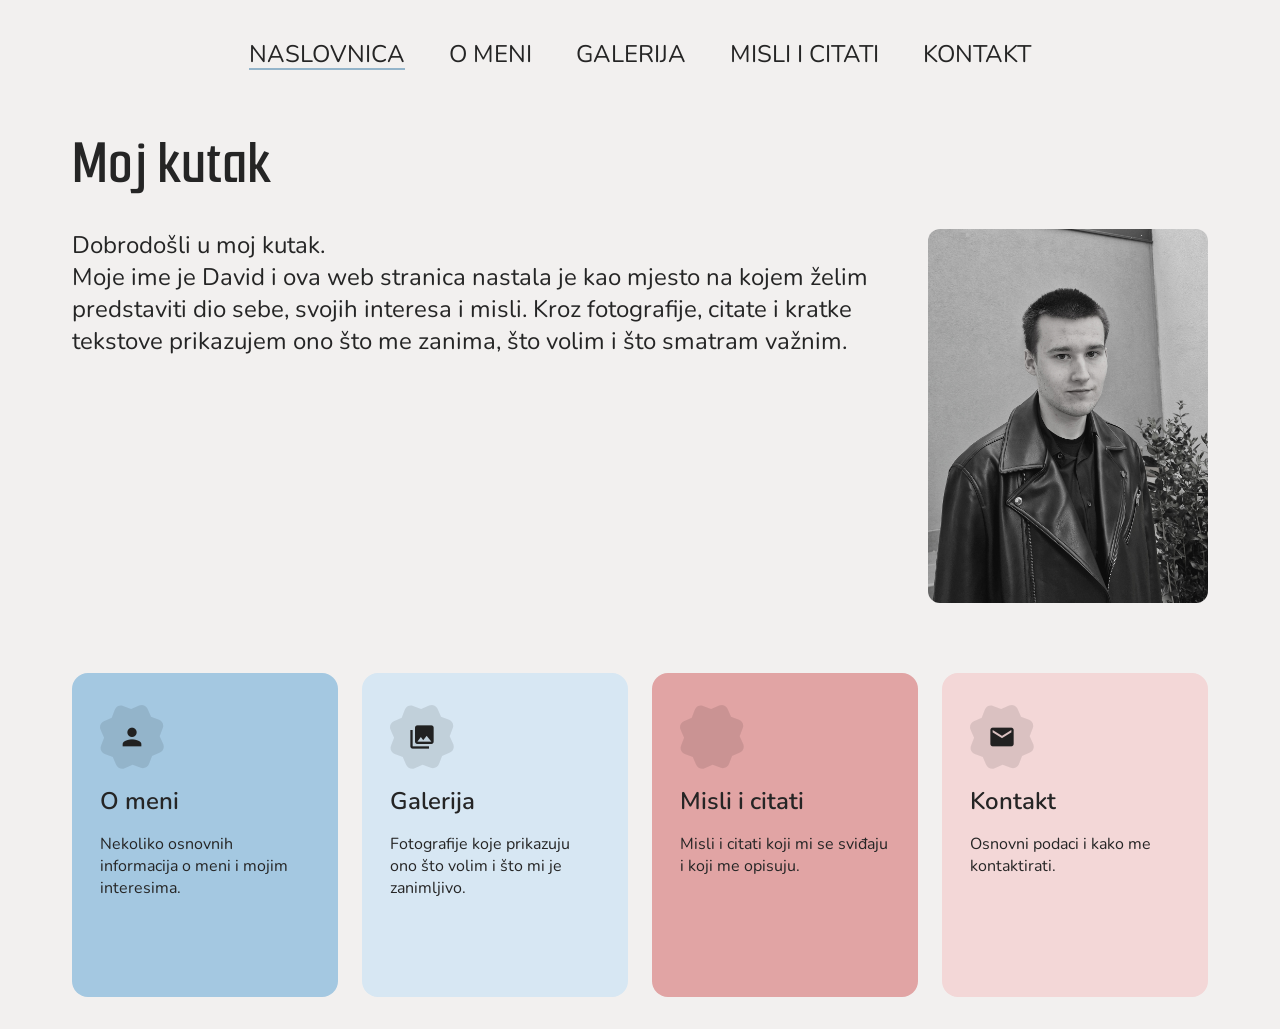
<file: index.html>
<!DOCTYPE html>
<html lang="hr">
<head>
    <meta charset="UTF-8">
    <meta name="viewport" content="width=device-width, initial-scale=1.0">

    <title>Moj kutak</title>

    <link rel="preconnect" href="https://fonts.googleapis.com">
    <link rel="preconnect" href="https://fonts.gstatic.com" crossorigin>
    <link href="https://fonts.googleapis.com/css2?family=Nunito:ital,wght@0,200..1000;1,200..1000&family=Smooch+Sans:wght@100..900&display=swap"
          rel="stylesheet">
    <link href="https://fonts.googleapis.com/icon?family=Material+Icons" rel="stylesheet">

    <link rel="stylesheet" href="style.css">
</head>
<body>
    <div class="nav">
        <div class="nav-links">
            <a href="index.html" class="aktivno">Naslovnica</a>
            <a href="o_meni.html">O meni</a>
            <a href="galerija.html">Galerija</a>
            <a href="misli_i_citati.html">Misli i citati</a>
            <a href="kontakt.html">Kontakt</a>
        </div>
    </div>

    <h1 class="uvodni-naslov">Moj kutak</h1>

    <div class="uvodna-sekcija">
        <div class="uvodna-sekcija-tekst">
            <p>
                Dobrodošli u moj kutak.<br>
                Moje ime je David i ova web stranica nastala je kao mjesto na
                kojem želim predstaviti dio sebe, svojih interesa i misli. Kroz
                fotografije, citate i kratke tekstove prikazujem ono što me zanima,
                što volim i što smatram važnim.
            </p>
        </div>
        <div class="uvodna-sekcija-slika">
            <img src="slike/david.jpg" alt="David">
        </div>
    </div>

    <div class="kartice">
        <a href="o_meni.html" class="kartica kartica-o-meni">
            <div class="kartica-ikona">
                <img src="slike/start-burst.svg" alt="">
                <span class="material-icons">person</span>
            </div>
            <h3>O meni</h3>
            <p>Nekoliko osnovnih informacija o meni i mojim interesima.</p>
        </a>
        <a href="galerija.html" class="kartica kartica-galerija">
            <div class="kartica-ikona">
                <img src="slike/start-burst.svg" alt="">
                <span class="material-icons">photo_library</span>
            </div>
            <h3>Galerija</h3>
            <p>Fotografije koje prikazuju ono što volim i što mi je zanimljivo.</p>
        </a>
        <a href="misli_i_citati.html" class="kartica kartica-misli">
            <div class="kartica-ikona">
                <img src="slike/start-burst.svg" alt="">
                <span class="material-icons">auto_stories</span>
            </div>
            <h3>Misli i citati</h3>
            <p>Misli i citati koji mi se sviđaju i koji me opisuju.</p>
        </a>
        <a href="kontakt.html" class="kartica kartica-kontakt">
            <div class="kartica-ikona">
                <img src="slike/start-burst.svg" alt="">
                <span class="material-icons">email</span>
            </div>
            <h3>Kontakt</h3>
            <p>Osnovni podaci i kako me kontaktirati.</p>
        </a>
    </div>
</body>
</html>
</file>
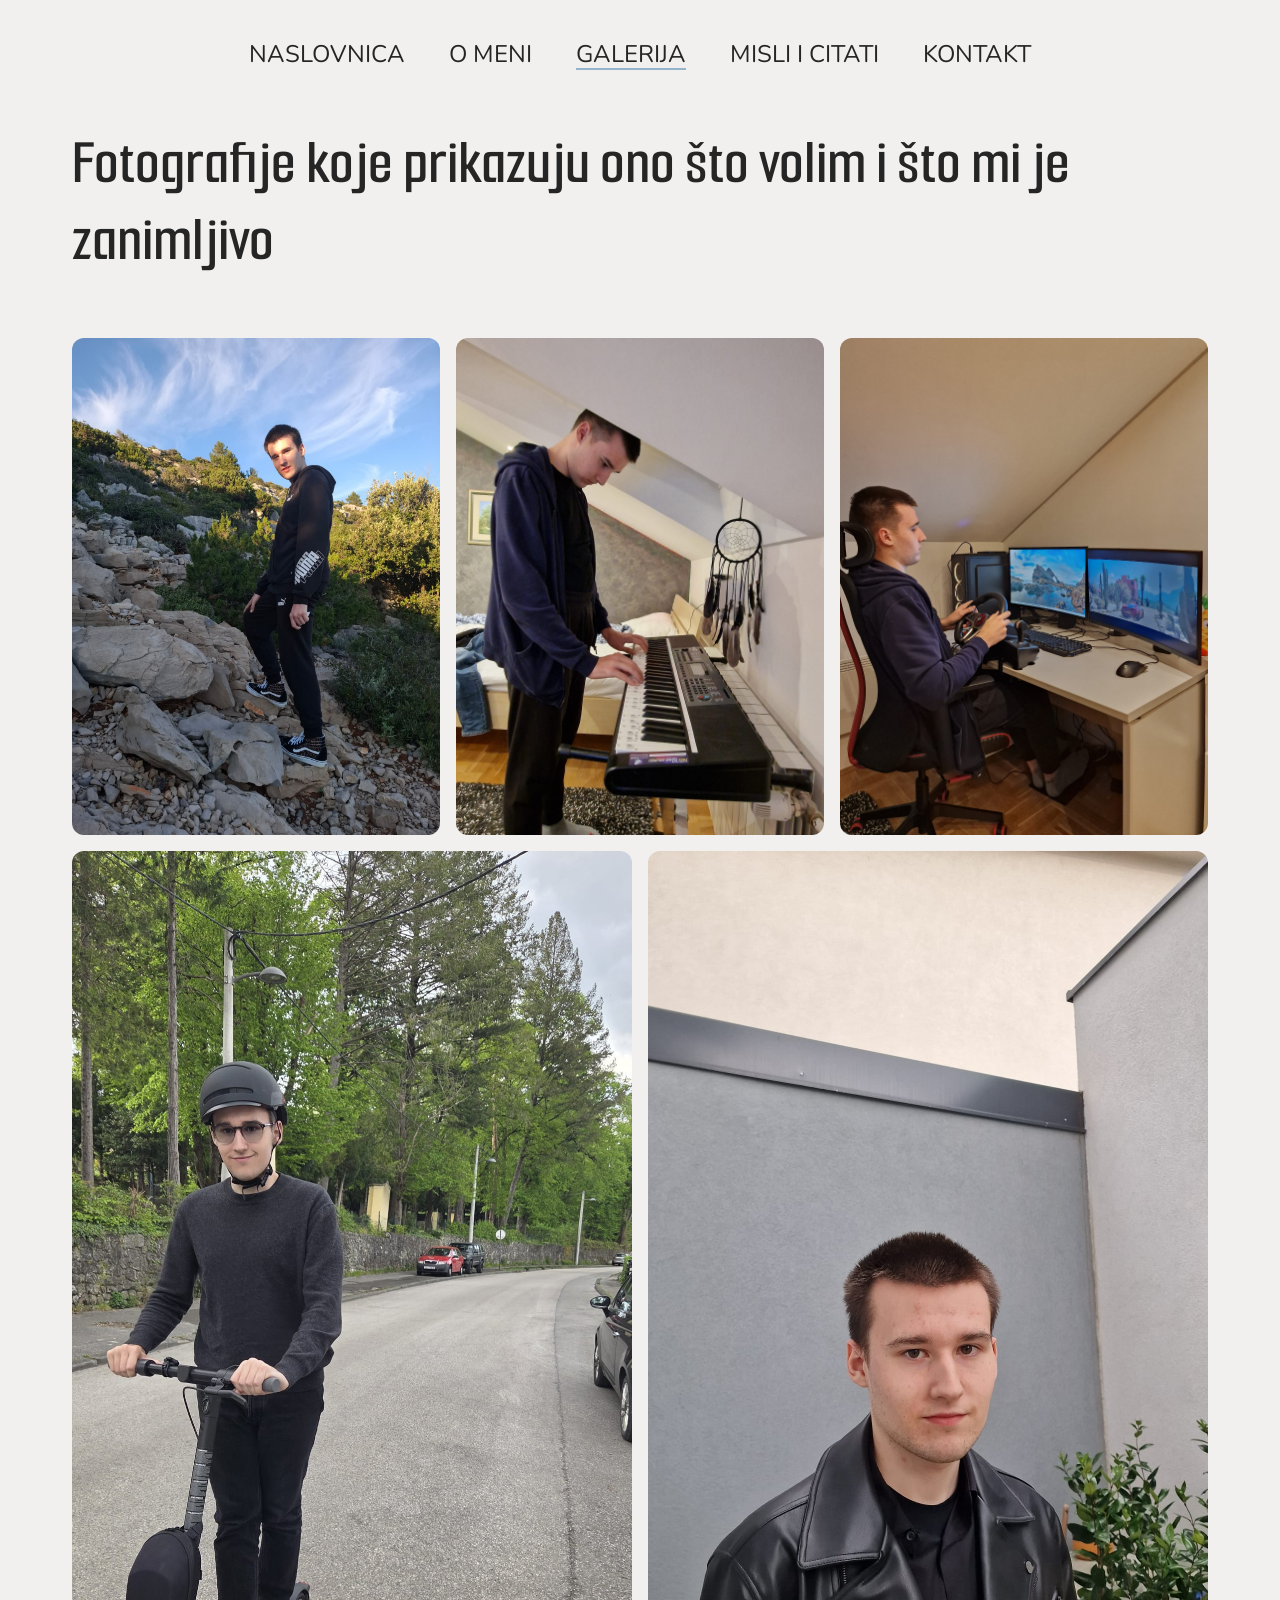
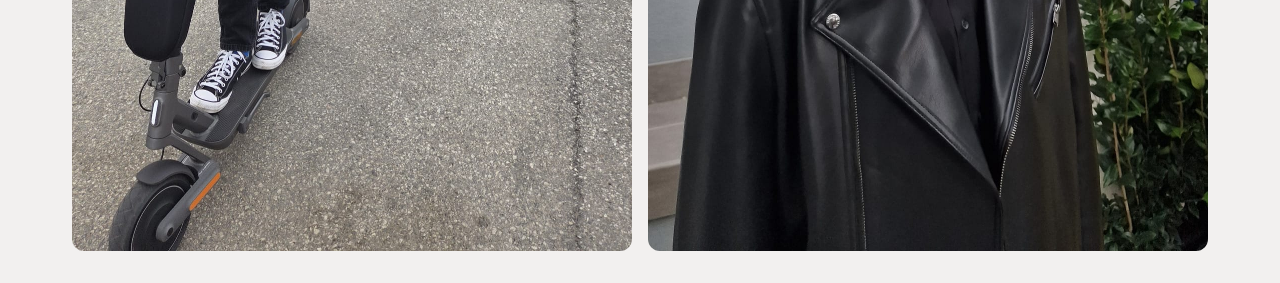
<file: galerija.html>
<!DOCTYPE html>
<html lang="hr">
<head>
    <meta charset="UTF-8">
    <meta name="viewport" content="width=device-width, initial-scale=1.0">
    <title>Moj kutak – Galerija</title>
    <link rel="preconnect" href="https://fonts.googleapis.com">
    <link rel="preconnect" href="https://fonts.gstatic.com" crossorigin>
    <link href="https://fonts.googleapis.com/css2?family=Nunito:ital,wght@0,200..1000;1,200..1000&family=Smooch+Sans:wght@100..900&display=swap" rel="stylesheet">
    <link href="https://fonts.googleapis.com/icon?family=Material+Icons" rel="stylesheet">
    <link rel="stylesheet" href="style.css">
</head>
<body>
    <div class="nav">
        <div class="nav-links" id="nav-links">
            <a href="index.html">Naslovnica</a>
            <a href="o_meni.html">O meni</a>
            <a href="galerija.html" class="aktivno">Galerija</a>
            <a href="misli_i_citati.html">Misli i citati</a>
            <a href="kontakt.html">Kontakt</a>
        </div>
    </div>

    <h1 class="uvodni-naslov">Fotografije koje prikazuju ono što volim i što mi je zanimljivo</h1>

    <div class="spacer"></div>

    <div class="galerija-grid">
        <div class="galerija-slika">
            <img src="slike/galerija1.jpeg" alt="Galerija slika 1">
        </div>
        <div class="galerija-slika">
            <img src="slike/galerija2.jpeg" alt="Galerija slika 2">
        </div>
        <div class="galerija-slika">
            <img src="slike/galerija3.jpeg" alt="Galerija slika 3">
        </div>
        <div class="galerija-slika">
            <img src="slike/galerija4.jpeg" alt="Galerija slika 4">
        </div>
        <div class="galerija-slika">
            <img src="slike/galerija5.jpeg" alt="Galerija slika 5">
        </div>
    </div>
</body>
</html>
</file>
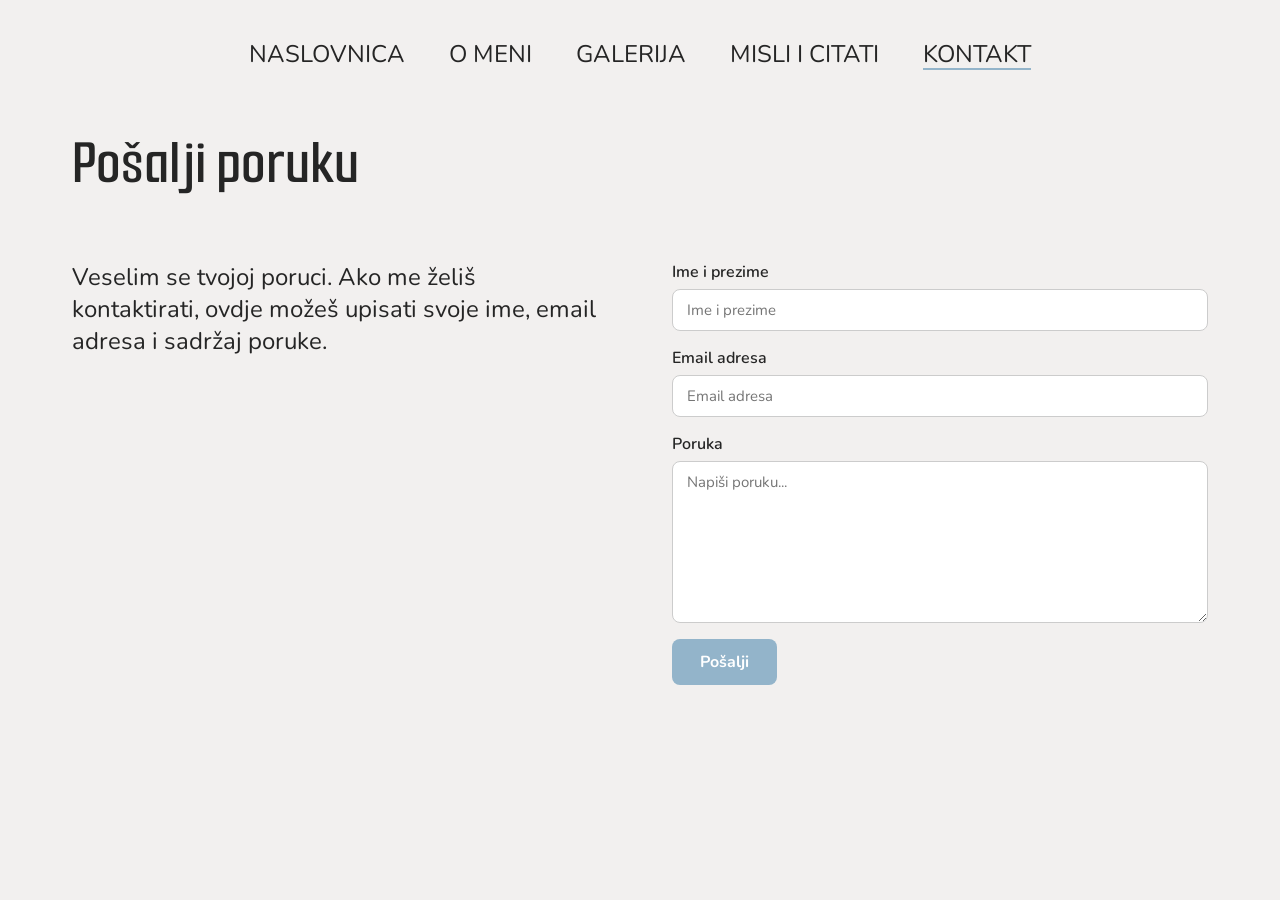
<file: kontakt.html>
<!DOCTYPE html>
<html lang="hr">
<head>
    <meta charset="UTF-8">
    <meta name="viewport" content="width=device-width, initial-scale=1.0">
    <title>Moj kutak – Kontakt</title>
    <link rel="preconnect" href="https://fonts.googleapis.com">
    <link rel="preconnect" href="https://fonts.gstatic.com" crossorigin>
    <link href="https://fonts.googleapis.com/css2?family=Nunito:ital,wght@0,200..1000;1,200..1000&family=Smooch+Sans:wght@100..900&display=swap"
          rel="stylesheet">
    <link href="https://fonts.googleapis.com/icon?family=Material+Icons" rel="stylesheet">
    <link rel="stylesheet" href="style.css">
</head>
<body>
    <div class="nav">
        <div class="nav-links" id="nav-links">
            <a href="index.html">Naslovnica</a>
            <a href="o_meni.html">O meni</a>
            <a href="galerija.html">Galerija</a>
            <a href="misli_i_citati.html">Misli i citati</a>
            <a href="kontakt.html" class="aktivno">Kontakt</a>
        </div>
    </div>

    <h1 class="uvodni-naslov">Pošalji poruku</h1>

    <div class="spacer"></div>

    <div class="kontakt-stranica">
        <p class="kontakt-opis">Veselim se tvojoj poruci. Ako me želiš kontaktirati, ovdje možeš upisati svoje ime,
            email adresa i sadržaj poruke.</p>

        <div class="kontakt-forma">
            <div class="forma-polje">
                <label for="ime">Ime i prezime</label>
                <input type="text" id="ime" name="ime" placeholder="Ime i prezime">
            </div>
            <div class="forma-polje">
                <label for="email">Email adresa</label>
                <input type="text" id="email" name="email" placeholder="Email adresa">
            </div>
            <div class="forma-polje">
                <label for="poruka">Poruka</label>
                <textarea id="poruka" name="poruka" placeholder="Napiši poruku..."></textarea>
            </div>
            <button class="forma-gumb" id="forma-gumb" type="button">Pošalji</button>
        </div>
    </div>

    <script src="kontakt.js"></script>
</body>
</html>
</file>
<file: style.css>
* {
    margin-block: 0;
}

body {
    font-family: "Nunito", sans-serif;
    color: #252525;
    background: #F2F0EF;
    padding: 32px 64px;
}

/* ── Navigacija ── */
.nav {
    margin-bottom: 48px;
}

.nav-links {
    display: flex;
    flex-wrap: wrap;
    justify-content: center;
    gap: 16px;
    font-size: 24px;
    text-transform: uppercase;
}

.nav a {
    text-decoration: none;
    color: #252525;
    padding: 6px 14px;
    transition: color 0.25s, transform 0.25s;
}

.nav a.aktivno {
    text-decoration: underline;
    text-decoration-color: #93B4CA;
    text-underline-offset: 6px;
}

.nav a:hover {
    color: #93B4CA;
    transform: translateY(-3px);
}

/* ── Naslov ── */
.uvodni-naslov {
    font-family: "Smooch Sans", sans-serif;
    font-size: 64px;
    font-weight: 600;
    margin-bottom: 28px;
    max-width: 1200px;
    margin-left: auto;
    margin-right: auto;
}

/* ── Uvodna sekcija ── */
.uvodna-sekcija {
    display: flex;
    flex-wrap: wrap;
    gap: 24px;
    max-width: 1200px;
    margin: 0 auto 64px auto;
}

.uvodna-sekcija-tekst {
    flex: 1;
    font-size: 24px;
}

.uvodna-sekcija-slika img {
    width: 280px;
    object-fit: cover;
    border-radius: 12px;
}

.uvodna-sekcija-velika-slika img {
    width: 460px;
    object-fit: cover;
    border-radius: 12px;
}

/* ── Kartice ── */
.kartice {
    display: flex;
    flex-wrap: wrap;
    gap: 24px;
    max-width: 1200px;
    margin: 0 auto;
}

.kartica {
    flex: 1;
    border-radius: 16px;
    padding: 32px 28px;
    display: flex;
    flex-direction: column;
    gap: 16px;
    min-height: 260px;
    text-decoration: none;
    color: #252525;
}

.kartica-o-meni {
    background: #A4C8E1;
}

.kartica-galerija {
    background: #D7E7F3;
}

.kartica-misli {
    background: #E1A4A4;
}

.kartica-kontakt {
    background: #F3D7D7;
}

.kartica-ikona {
    width: 64px;
    height: 64px;
    position: relative;
    display: flex;
    align-items: center;
    justify-content: center;
}

.kartica-ikona img {
    position: absolute;
    width: 100%;
    height: 100%;
}

.kartica-ikona .material-icons {
    font-size: 28px;
}

.kartica h3 {
    font-size: 24px;
    font-weight: 600;
}

/* ── Galerija ── */
.galerija-grid {
    display: flex;
    flex-wrap: wrap;
    gap: 16px;
    max-width: 1200px;
    margin: 0 auto;
}

.galerija-slika {
    flex: 1 1 300px;
}

.galerija-slika img {
    width: 100%;
    height: 100%;
    object-fit: cover;
    border-radius: 12px;
}

/* ── Misli i citati ── */
.misli-odjeljak {
    max-width: 1200px;
    margin: 0 auto 48px auto;
}

.misli-odjeljak h2 {
    font-size: 22px;
    font-weight: 600;
    margin-bottom: 12px;
}

.misli-odjeljak p {
    font-size: 24px;
}

.citati-grid {
    display: flex;
    flex-wrap: wrap;
    gap: 32px;
    margin-top: 32px;
}

.citat-kartica {
    flex: 1 1 400px;
    display: flex;
    flex-direction: column;
    align-items: center;
    text-align: center;
    gap: 12px;
}

.citat-kartica img {
    width: 220px;
    height: 300px;
    object-fit: cover;
    border-radius: 4px;
}

.citat-tekst {
    font-size: 24px;
    font-style: italic;
}

.citat-autor {
    font-size: 20px;
    color: #666;
}

/* ── Kontakt ── */
.kontakt-stranica {
    display: flex;
    gap: 64px;
    max-width: 1200px;
    margin: 0 auto;
}

.kontakt-opis {
    flex: 1;
    font-size: 24px;
}

.kontakt-forma {
    flex: 1;
    display: flex;
    flex-direction: column;
    gap: 16px;
}

.forma-polje {
    display: flex;
    flex-direction: column;
    gap: 6px;
}

.forma-polje label {
    font-size: 16px;
    font-weight: 600;
}

.forma-polje input,
.forma-polje textarea {
    font-family: "Nunito", sans-serif;
    font-size: 15px;
    padding: 10px 14px;
    border: 1px solid #ccc;
    border-radius: 8px;
    background: #fff;
    outline: none;
}

.forma-polje input:focus,
.forma-polje textarea:focus {
    border-color: #93B4CA;
}

.forma-polje textarea {
    height: 140px;
    resize: vertical;
}

.forma-gumb {
    font-family: "Nunito", sans-serif;
    font-size: 16px;
    font-weight: 700;
    padding: 12px 28px;
    background: #93B4CA;
    color: #fff;
    border: none;
    border-radius: 8px;
    cursor: pointer;
    align-self: flex-start;
    transition: background 0.2s;
}

.forma-gumb:hover {
    background: #7aa3bc;
}

/* ── Ostalo ── */
.spacer {
    height: 32px;
}

/* ── Tablet ── */
@media (max-width: 1100px) {
    body {
        padding: 24px 32px;
    }

    .nav-links {
        gap: 4px;
        font-size: 20px;
    }

    .uvodni-naslov {
        font-size: 48px;
    }

    .kartica {
        min-height: 220px;
        min-width: 35%;
    }

    .spacer {
        height: 24px;
    }
}

/* ── Mobitel ── */
@media (max-width: 800px) {
    body {
        padding: 20px 16px;
    }

    nav a {
        padding: 10px 0;
        font-size: 28px;
    }

    .uvodni-naslov {
        font-size: 40px;
        margin-bottom: 16px;
    }

    .uvodna-sekcija {
        margin-bottom: 32px;
    }

    .uvodna-sekcija-tekst {
        font-size: 18px;
    }

    .uvodna-sekcija-slika img, .uvodna-sekcija-velika-slika img {
        width: 100%;
    }

    .kartica {
        width: 30%;
        min-height: 180px;
        padding: 20px 18px;
    }

    .kartica h3 {
        font-size: 18px;
    }

    .kartica p {
        font-size: 14px;
    }

    .kontakt-stranica {
        flex-direction: column;
    }

    .galerija-grid {
        flex-direction: column;
    }

    .galerija-slika {
        flex: 1 1 100%;
        width: 100%;
    }

    .spacer {
        height: 16px;
    }
}
</file>
